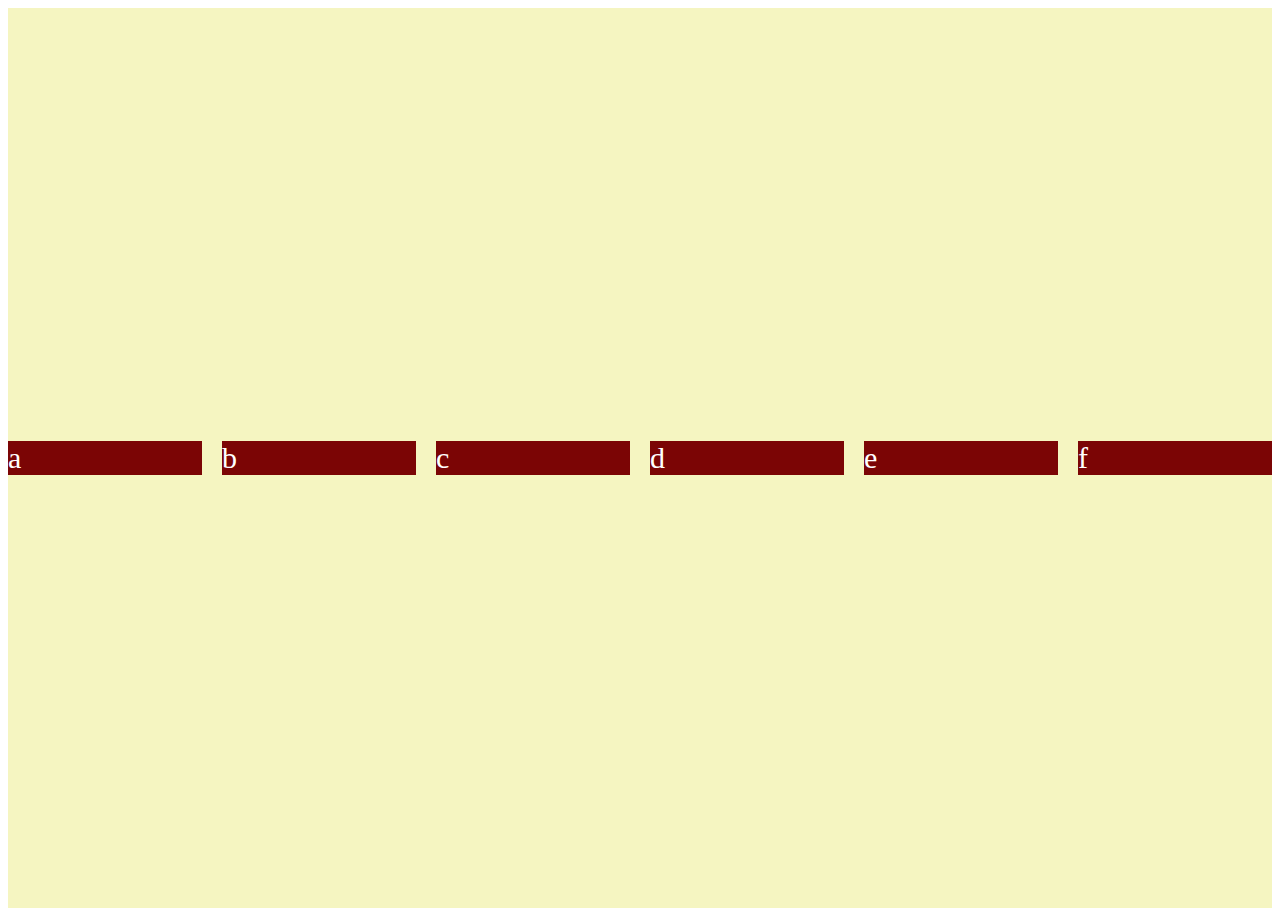
<file: flex.html>
<!DOCTYPE html>
<html lang="en">

<head>
  <meta charset="UTF-8">
  <meta http-equiv="X-UA-Compatible" content="IE=edge">
  <meta name="viewport" content="width=device-width, initial-scale=1.0">
  <link rel="stylesheet" href="css/flex.css">
  <title>Document</title>
</head>

<body>

  <div class="flex">
    <div>a</div>
    <div>b</div>
    <div>c</div>
    <div>d</div>
    <div>e</div>
    <div>f</div>

  </div>

</body>

</html>
</file>
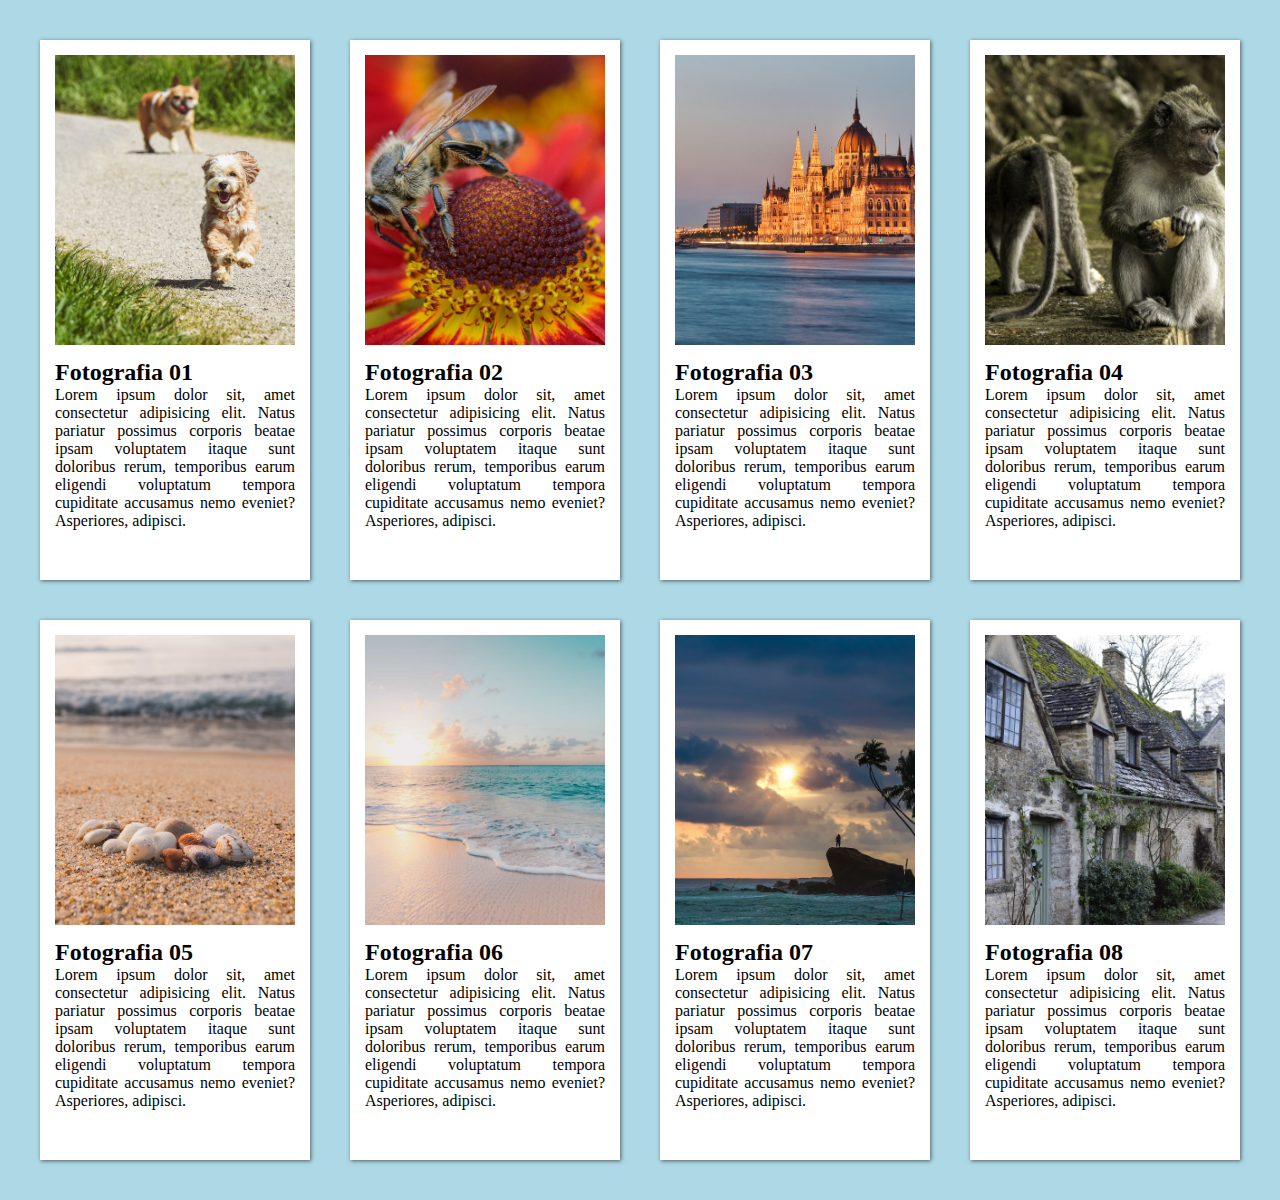
<file: galeria.html>
<!DOCTYPE html>
<html lang="en">

<head>
  <meta charset="UTF-8">
  <meta http-equiv="X-UA-Compatible" content="IE=edge">
  <meta name="viewport" content="width=device-width, initial-scale=1.0">
  <link rel="stylesheet" href="css/galeria.css">
  <title>Document</title>
</head>

<body>
  <div class="container">

    <div class="polaroid">
      <img src="imagens/dogs-g172606d15_1920.jpg" alt="">
      <div class="legenda">
        <h2>Fotografia 01</h2>
        <p>Lorem ipsum dolor sit, amet consectetur adipisicing elit. Natus pariatur possimus corporis beatae ipsam voluptatem itaque sunt doloribus rerum, temporibus earum eligendi voluptatum tempora cupiditate accusamus nemo eveniet? Asperiores, adipisci.</p>
      </div>
    </div>

    <div class="polaroid">
      <img src="imagens/flower-g97f8ebc49_1920.jpg" alt="">
      <div class="legenda">
        <h2>Fotografia 02</h2>
        <p>Lorem ipsum dolor sit, amet consectetur adipisicing elit. Natus pariatur possimus corporis beatae ipsam voluptatem itaque sunt doloribus rerum, temporibus earum eligendi voluptatum tempora cupiditate accusamus nemo eveniet? Asperiores, adipisci.</p>
      </div>
    </div>

    <div class="polaroid">
      <img src="imagens/hungarian-parliament-building-g3e7c2c0d1_1920.jpg" alt="">
      <div class="legenda">
        <h2>Fotografia 03</h2>
        <p>Lorem ipsum dolor sit, amet consectetur adipisicing elit. Natus pariatur possimus corporis beatae ipsam voluptatem itaque sunt doloribus rerum, temporibus earum eligendi voluptatum tempora cupiditate accusamus nemo eveniet? Asperiores, adipisci.</p>
      </div>
    </div>

    <div class="polaroid">
      <img src="imagens/monkeys-g2f83b3f5d_1920.jpg" alt="">
      <div class="legenda">
        <h2>Fotografia 04</h2>
        <p>Lorem ipsum dolor sit, amet consectetur adipisicing elit. Natus pariatur possimus corporis beatae ipsam voluptatem itaque sunt doloribus rerum, temporibus earum eligendi voluptatum tempora cupiditate accusamus nemo eveniet? Asperiores, adipisci.</p>
      </div>
    </div>

    <div class="polaroid">
      <img src="imagens/pexels-césar-coni-3671512.jpg" alt="">
      <div class="legenda">
        <h2>Fotografia 05</h2>
        <p>Lorem ipsum dolor sit, amet consectetur adipisicing elit. Natus pariatur possimus corporis beatae ipsam voluptatem itaque sunt doloribus rerum, temporibus earum eligendi voluptatum tempora cupiditate accusamus nemo eveniet? Asperiores, adipisci.</p>
      </div>
    </div>

    <div class="polaroid">
      <img src="imagens/sean-oulashin-KMn4VEeEPR8-unsplash.jpg" alt="">
      <div class="legenda">
        <h2>Fotografia 06</h2>
        <p>Lorem ipsum dolor sit, amet consectetur adipisicing elit. Natus pariatur possimus corporis beatae ipsam voluptatem itaque sunt doloribus rerum, temporibus earum eligendi voluptatum tempora cupiditate accusamus nemo eveniet? Asperiores, adipisci.</p>
      </div>
    </div>

    <div class="polaroid">
      <img src="imagens/sunset-g40f7e3f5b_1920.jpg" alt="">
      <div class="legenda">
        <h2>Fotografia 07</h2>
        <p>Lorem ipsum dolor sit, amet consectetur adipisicing elit. Natus pariatur possimus corporis beatae ipsam voluptatem itaque sunt doloribus rerum, temporibus earum eligendi voluptatum tempora cupiditate accusamus nemo eveniet? Asperiores, adipisci.</p>
      </div>
    </div>

    <div class="polaroid">
      <img src="imagens/bibury-g0bc38855d_1920.jpg" alt="">
      <div class="legenda">
        <h2>Fotografia 08</h2>
        <p>Lorem ipsum dolor sit, amet consectetur adipisicing elit. Natus pariatur possimus corporis beatae ipsam voluptatem itaque sunt doloribus rerum, temporibus earum eligendi voluptatum tempora cupiditate accusamus nemo eveniet? Asperiores, adipisci.</p>
      </div>
    </div>


  </div>




</body>

</html>
</file>
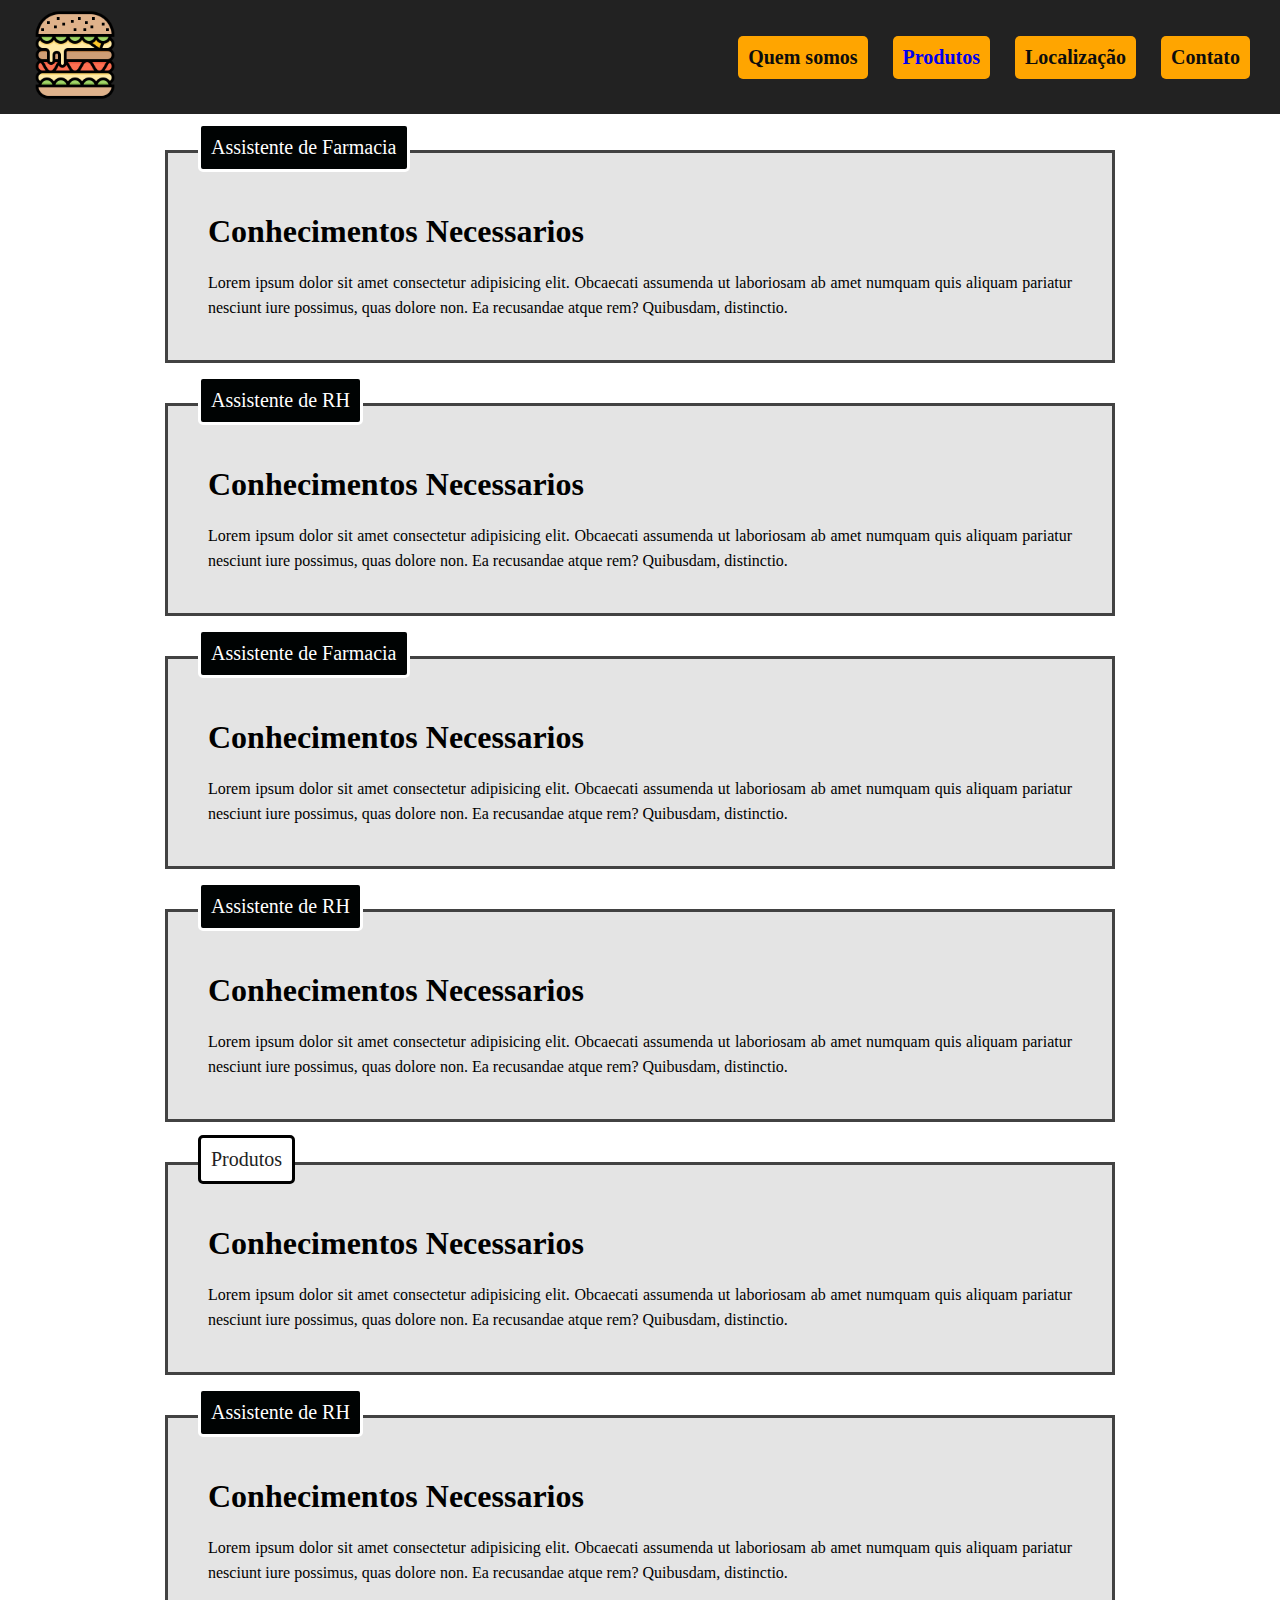
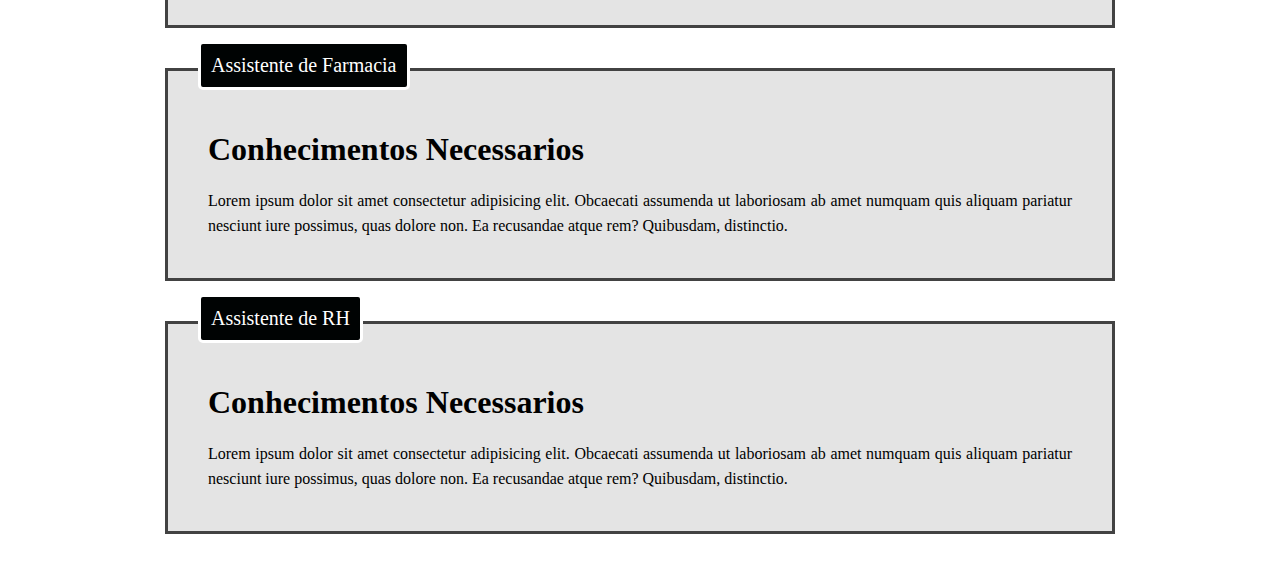
<file: semantica.html>
<!DOCTYPE html>
<html lang="en">

<head>
  <meta charset="UTF-8">
  <meta http-equiv="X-UA-Compatible" content="IE=edge">
  <meta name="viewport" content="width=device-width, initial-scale=1.0">
  <link rel="stylesheet" href="css/semantica.css">
  <title>Document</title>
</head>

<body>
  <div id="topo"></div>
  <header>
    <a href="#topo"><img src="imagens/3558110_bread_fast_food_hamburger_patty_icon.png" alt=""></a>
    <nav>
      <ul>
        <li>Quem somos</li>
        <a href="#produtos">
          <li>Produtos</li>
        </a>
        <li>Localização</li>
        <li>Contato</li>
      </ul>

    </nav>

  </header>


  <div class="box">
    <h1>Conhecimentos Necessarios</h1>
    <p>Lorem ipsum dolor sit amet consectetur adipisicing elit. Obcaecati assumenda ut laboriosam ab amet numquam quis aliquam pariatur nesciunt iure possimus, quas dolore non. Ea recusandae atque rem? Quibusdam, distinctio.</p>
    <span> Assistente de Farmacia</span>
  </div>

  <div class="box">
    <h1>Conhecimentos Necessarios</h1>
    <p>Lorem ipsum dolor sit amet consectetur adipisicing elit. Obcaecati assumenda ut laboriosam ab amet numquam quis aliquam pariatur nesciunt iure possimus, quas dolore non. Ea recusandae atque rem? Quibusdam, distinctio.</p>
    <span> Assistente de RH</span>

  </div>

  <div class="box">
    <h1>Conhecimentos Necessarios</h1>
    <p>Lorem ipsum dolor sit amet consectetur adipisicing elit. Obcaecati assumenda ut laboriosam ab amet numquam quis aliquam pariatur nesciunt iure possimus, quas dolore non. Ea recusandae atque rem? Quibusdam, distinctio.</p>
    <span> Assistente de Farmacia</span>
  </div>

  <div class="box">
    <h1>Conhecimentos Necessarios</h1>
    <p>Lorem ipsum dolor sit amet consectetur adipisicing elit. Obcaecati assumenda ut laboriosam ab amet numquam quis aliquam pariatur nesciunt iure possimus, quas dolore non. Ea recusandae atque rem? Quibusdam, distinctio.</p>
    <span> Assistente de RH</span>

  </div>

  <div id="produtos"></div>

  <div class="box">
    <h1>Conhecimentos Necessarios</h1>
    <p>Lorem ipsum dolor sit amet consectetur adipisicing elit. Obcaecati assumenda ut laboriosam ab amet numquam quis aliquam pariatur nesciunt iure possimus, quas dolore non. Ea recusandae atque rem? Quibusdam, distinctio.</p>
    <span class="color_span"> Produtos</span>
  </div>

  <div class="box">
    <h1>Conhecimentos Necessarios</h1>
    <p>Lorem ipsum dolor sit amet consectetur adipisicing elit. Obcaecati assumenda ut laboriosam ab amet numquam quis aliquam pariatur nesciunt iure possimus, quas dolore non. Ea recusandae atque rem? Quibusdam, distinctio.</p>
    <span> Assistente de RH</span>

  </div>

  <div class="box">
    <h1>Conhecimentos Necessarios</h1>
    <p>Lorem ipsum dolor sit amet consectetur adipisicing elit. Obcaecati assumenda ut laboriosam ab amet numquam quis aliquam pariatur nesciunt iure possimus, quas dolore non. Ea recusandae atque rem? Quibusdam, distinctio.</p>
    <span> Assistente de Farmacia</span>
  </div>

  <div class="box">
    <h1>Conhecimentos Necessarios</h1>
    <p>Lorem ipsum dolor sit amet consectetur adipisicing elit. Obcaecati assumenda ut laboriosam ab amet numquam quis aliquam pariatur nesciunt iure possimus, quas dolore non. Ea recusandae atque rem? Quibusdam, distinctio.</p>
    <span> Assistente de RH</span>

  </div>






</body>

</html>
</file>
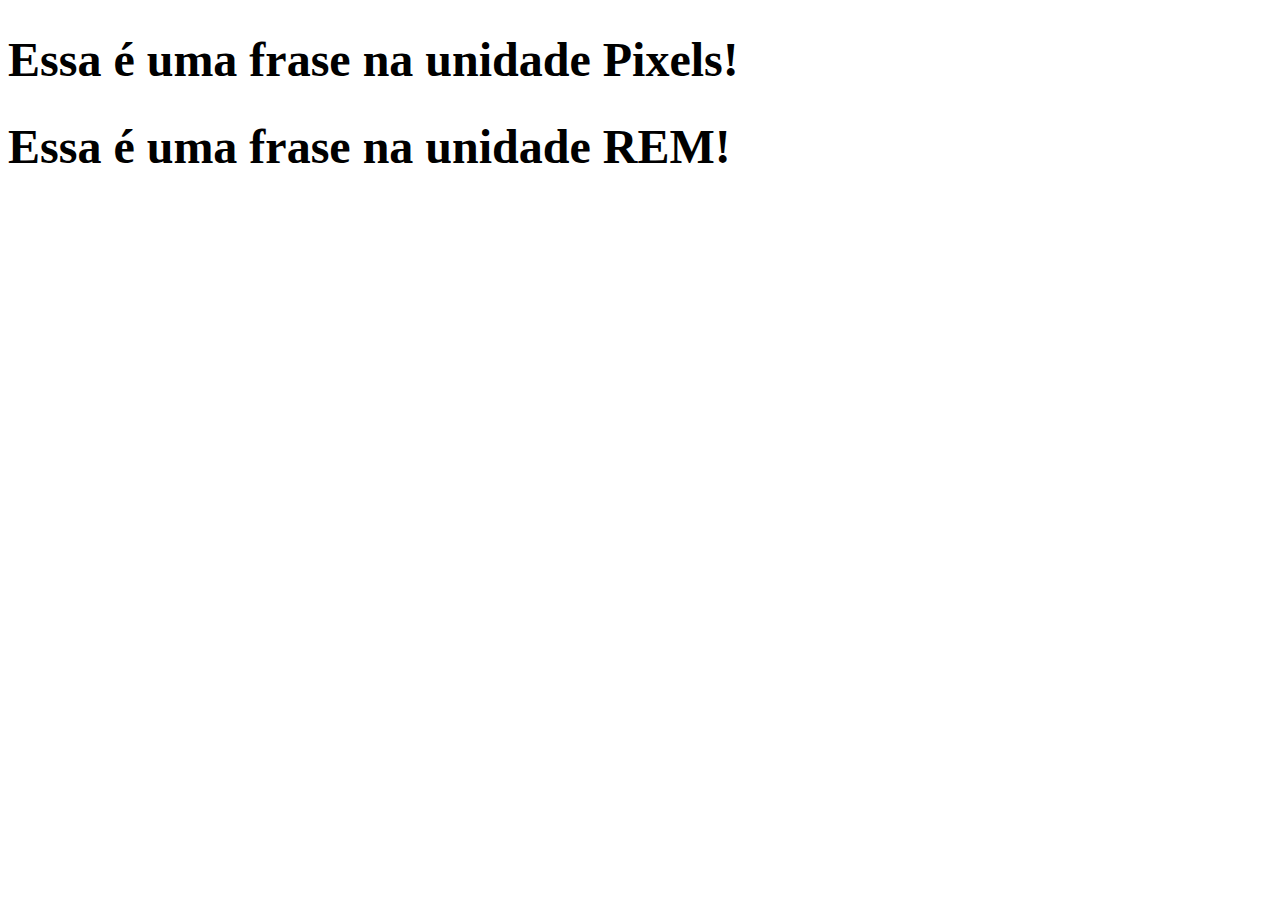
<file: css/pxtorem.html>
<!DOCTYPE html>
<html lang="en">

<head>
  <meta charset="UTF-8">
  <meta http-equiv="X-UA-Compatible" content="IE=edge">
  <meta name="viewport" content="width=device-width, initial-scale=1.0">
  <title>Document</title>

  <style>
    .px {
      font-size: 48px;
    }

    .rem {
      font-size: 3rem;
    }
  </style>

</head>

<body>

  <h1 class="px">Essa é uma frase na unidade Pixels!</h1>
  <h1 class="rem">Essa é uma frase na unidade REM!</h1>

</body>

</html>
</file>
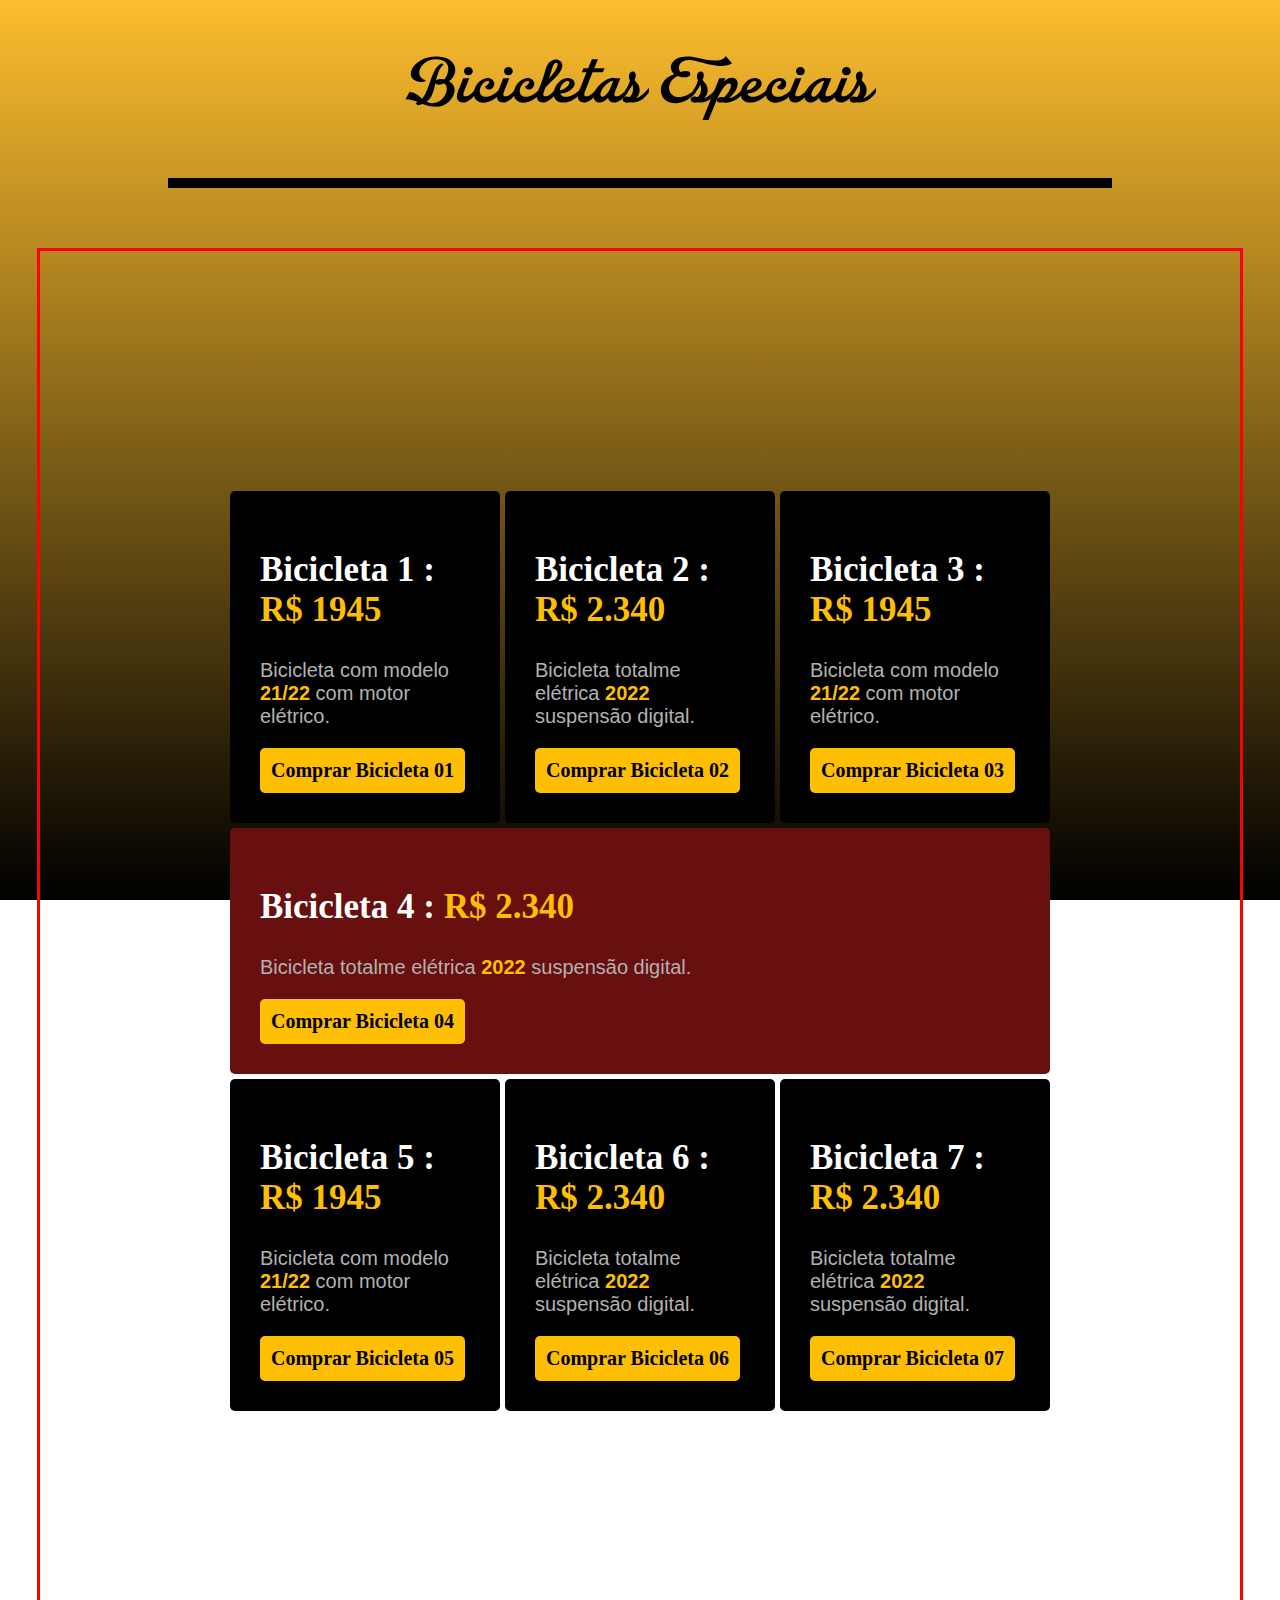
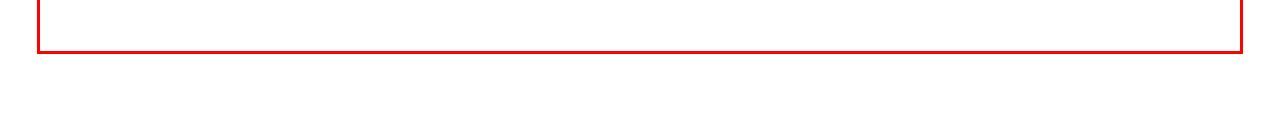
<file: js/exercicio01.html>
<!DOCTYPE html>
<html lang="en">

<head>
  <meta charset="UTF-8">
  <meta http-equiv="X-UA-Compatible" content="IE=edge">
  <meta name="viewport" content="width=device-width, initial-scale=1.0">
  <link rel="stylesheet" href="/css/exercicio.css">
  <title>Document</title>
</head>

<body>

  <h1>Bicicletas Especiais</h1>

  <hr>
  <div class="grid">

    <div class="box">

      <h2>Bicicleta 1 : <span>R$ 1945</span></h2>

      <p>Bicicleta com modelo <span> 21/22</span> com motor elétrico.</p>

      <a href="/index.html">Comprar Bicicleta 01</a>
    </div>

    <div class="box">

      <h2>Bicicleta 2 : <Span>R$ 2.340</Span></h2>

      <p>Bicicleta totalme elétrica <span>2022</span> suspensão digital.</p>



      <a href="http://www.specialized.com" target="new">Comprar Bicicleta 02</a>

    </div>

    <div class="box" id="box3">

      <h2>Bicicleta 3 : <span>R$ 1945</span></h2>

      <p>Bicicleta com modelo <span> 21/22</span> com motor elétrico.</p>

      <a href="/index.html">Comprar Bicicleta 03</a>
    </div>

    <div class="box" id="box4">

      <h2>Bicicleta 4 : <Span>R$ 2.340</Span></h2>

      <p>Bicicleta totalme elétrica <span>2022</span> suspensão digital.</p>



      <a href="http://www.specialized.com" target="new">Comprar Bicicleta 04</a>

    </div>
    <div class="box">

      <h2>Bicicleta 5 : <span>R$ 1945</span></h2>

      <p>Bicicleta com modelo <span> 21/22</span> com motor elétrico.</p>

      <a href="/index.html">Comprar Bicicleta 05</a>
    </div>

    <div class="box">

      <h2>Bicicleta 6 : <Span>R$ 2.340</Span></h2>

      <p>Bicicleta totalme elétrica <span>2022</span> suspensão digital.</p>



      <a href="http://www.specialized.com" target="new">Comprar Bicicleta 06</a>

    </div>

    <div class="box">

      <h2>Bicicleta 7 : <Span>R$ 2.340</Span></h2>

      <p>Bicicleta totalme elétrica <span>2022</span> suspensão digital.</p>



      <a href="http://www.specialized.com" target="new">Comprar Bicicleta 07</a>

    </div>

  </div>

</body>

</html>
</file>
<file: css/flex.css>
.flex {
  height: 900px;
  background: rgb(245, 245, 193);
  display: flex;
  gap: 20px;
  justify-content: space-between;
  align-items: center;
  flex-wrap: wrap;
}

.flex div {
  background: rgb(123, 5, 5);
  color: white;
  flex-grow: 1;
  flex-basis: 100px;
  font-size: 30px;
  font-weight: 100px;
}
</file>
<file: css/galeria.css>
/*Normalização*/

* {
  margin: 0;
  padding: 0;
  box-sizing: border-box;
}

body {
  background: lightblue;
}

.polaroid {
  background: white;
  padding: 15px 15px 40px 15px;
  box-shadow: 1px 1px 4px hsla(0, 0%, 20%, 0.741);
}

.polaroid img {
  width: 100%;
  height: 290px;
  object-fit: cover;
}

.container {
  max-width: 100%;
  display: grid;
  grid-template-columns: repeat(4, 1fr);
  gap: 40px;
  margin: 40px;
}

.legenda {
  margin: 10px 0px;
}

.legenda p {
  text-align: justify;
}

/*------Tablet-----*/

@media (min-width: 800px) and (max-width: 1200px) {
  .container {
    grid-template-columns: repeat(2, 1fr);
    gap: 40px;
  }
}

/*------Fablet-----*/

@media (min-width: 700px) and (max-width: 900px) {
  .container {
    grid-template-columns: repeat(2, 1fr);
    gap: 40px;
  }
}
/*------Mobile-----*/

@media (max-width: 700px) {
  .container {
    grid-template-columns: 1fr;
    gap: 40px;
  }
}
</file>
<file: css/exercicio.css>
/*-------Desktop---- */

h1 {
  font-size: 70px;
  font-weight: 700;
  text-align: center;
  font-family: ArandoScriptBold;
  margin: 46.9px 0px;
}
@font-face {
  font-family: ArandoScriptBold;
  src: url(/arquivos/ArandoScriptBold_PERSONAL_USE_ONLY.otf);
}
hr {
  background: black;

  height: 10px;
  width: 944px;
  border: none;
}

.grid {
  width: 1200px;
  display: grid;
  grid-template-columns: repeat(3, 270px);
  margin: 60px auto;
  gap: 5px;
  border: 3px solid red;
  justify-content: center;
  height: 1400px;
  align-content: center;
}

.box {
  background-color: #000000;
  border-radius: 5px;
  padding: 30px;
  height: auto;
}

#box4 {
  background: rgb(104, 15, 15);
  grid-column: 1/-1;
}

.box h2 {
  color: #ffffff;
  font-size: 35px;
  font-weight: 700;
}

.box span {
  color: #febe01;
  font-weight: 700;
}

.box p {
  color: #b2b2b2;
  font-size: 20px;
  font-family: Arial, Helvetica, sans-serif;
  margin: 20px 0px;
}

.box a {
  font-size: 20px;
  padding: 10px;
  background: #febe01;
  color: #000000;
  text-decoration: none;
  display: inline-block;
  font-weight: 700;
  border-radius: 5px;
  border: 1px solid transparent;
}

.box a:hover {
  background: #000000;
  color: #febe01;
  border-color: #febe01;
  border-style: solid;
  border-width: 1px;
}

body {
  background: linear-gradient(180deg, #fcbd2e, black);
  background-attachment: fixed;
}

/*-----Tablet-----*/

@media (min-width: 768px) and (max-width: 1200px) {
  .grid {
    width: 100%;
    grid-template-columns: repeat(2, 1fr);
    margin: 40px auto;
    gap: 5px;
  }
  #box3 {
    grid-column: 1/-1;
  }

  h1 {
    font-size: 50px;
    margin: 2px auto;
  }
  hr {
    background: black;

    height: 10px;
    width: 80%;
    border: none;
  }
}

/*-----Mobile-----*/

@media (max-width: 768px) {
  .grid {
    width: 100%;
    grid-template-columns: 1fr;
    margin: 10px auto;
    gap: 5px;
  }
  #box3 {
    grid-column: 1/-1;
  }

  h1 {
    font-size: 50px;
    margin: 2px auto;
  }
  hr {
    background: black;

    height: 10px;
    width: 80%;
    border: none;
  }
  body {
    background: linear-gradient(180deg, #bebab3, black);
    background-attachment: fixed;
  }
}
</file>
<file: css/semantica.css>
/* nomalição */

* {
  margin: 0;
  padding: 0;
  box-sizing: border-box;
  scroll-behavior: smooth;
  scroll-padding-top: 134px;
}

/* Desktop */

body {
  margin-top: 150px;
}

header {
  width: 100%;
  background: #222222;
  padding: 10px;
  display: flex;
  justify-content: space-between;
  align-items: center;
  flex-wrap: wrap;
  position: fixed;
  z-index: 1;
  top: 0px;
  left: 0px;
}

header nav a {
  text-decoration: none;
}

header nav a:visited {
  color: #222222;
}

header img {
  margin-left: 20px;
  width: 90px;
}

nav {
  color: rgb(13, 13, 13);
  font-size: 20px;
}

nav ul {
  list-style: none;
  display: flex;
  gap: 25px;
  justify-content: end;
  margin-right: 20px;
  flex-wrap: wrap;
}

nav ul li {
  background: orange;
  padding: 10px;
  font-weight: 700;
  border-radius: 5px;
  cursor: pointer;
}

nav ul li:hover {
  background: rgb(250, 214, 145);
  padding: 10px;
  font-weight: 700;
  border-radius: 5px;
  color: #222222;
}

.box {
  width: 950px;
  border: 3px solid rgb(66, 66, 66);
  background: rgb(228, 228, 228);
  padding: 40px;
  margin: 40px auto;
  position: relative;
}

.box h1 {
  font-weight: 700;
  margin: 20px 0px;
}

.box p {
  text-align: justify;
  line-height: 25px;
}

.box span {
  background: rgb(0, 3, 3);
  color: white;
  padding: 10px;
  border: 3px solid white;
  border-radius: 5px;
  font-size: 20px;
  position: absolute;
  top: -30px;
  left: 30px;
}

.box .color_span {
  background: white;
  color: #222222;
  border: 3px solid black;
}

#produtos {
  position: absolute;
  width: 1px;
  height: 1px;
  left: 0;
  margin-top: -135px;
  background-color: transparent;
  z-index: -1;
}

#topo {
  position: absolute;
  width: 1px;
  height: 1px;
  left: 0;
  margin-top: -135px;
  background-color: transparent;
  z-index: -1;
}
</file>
